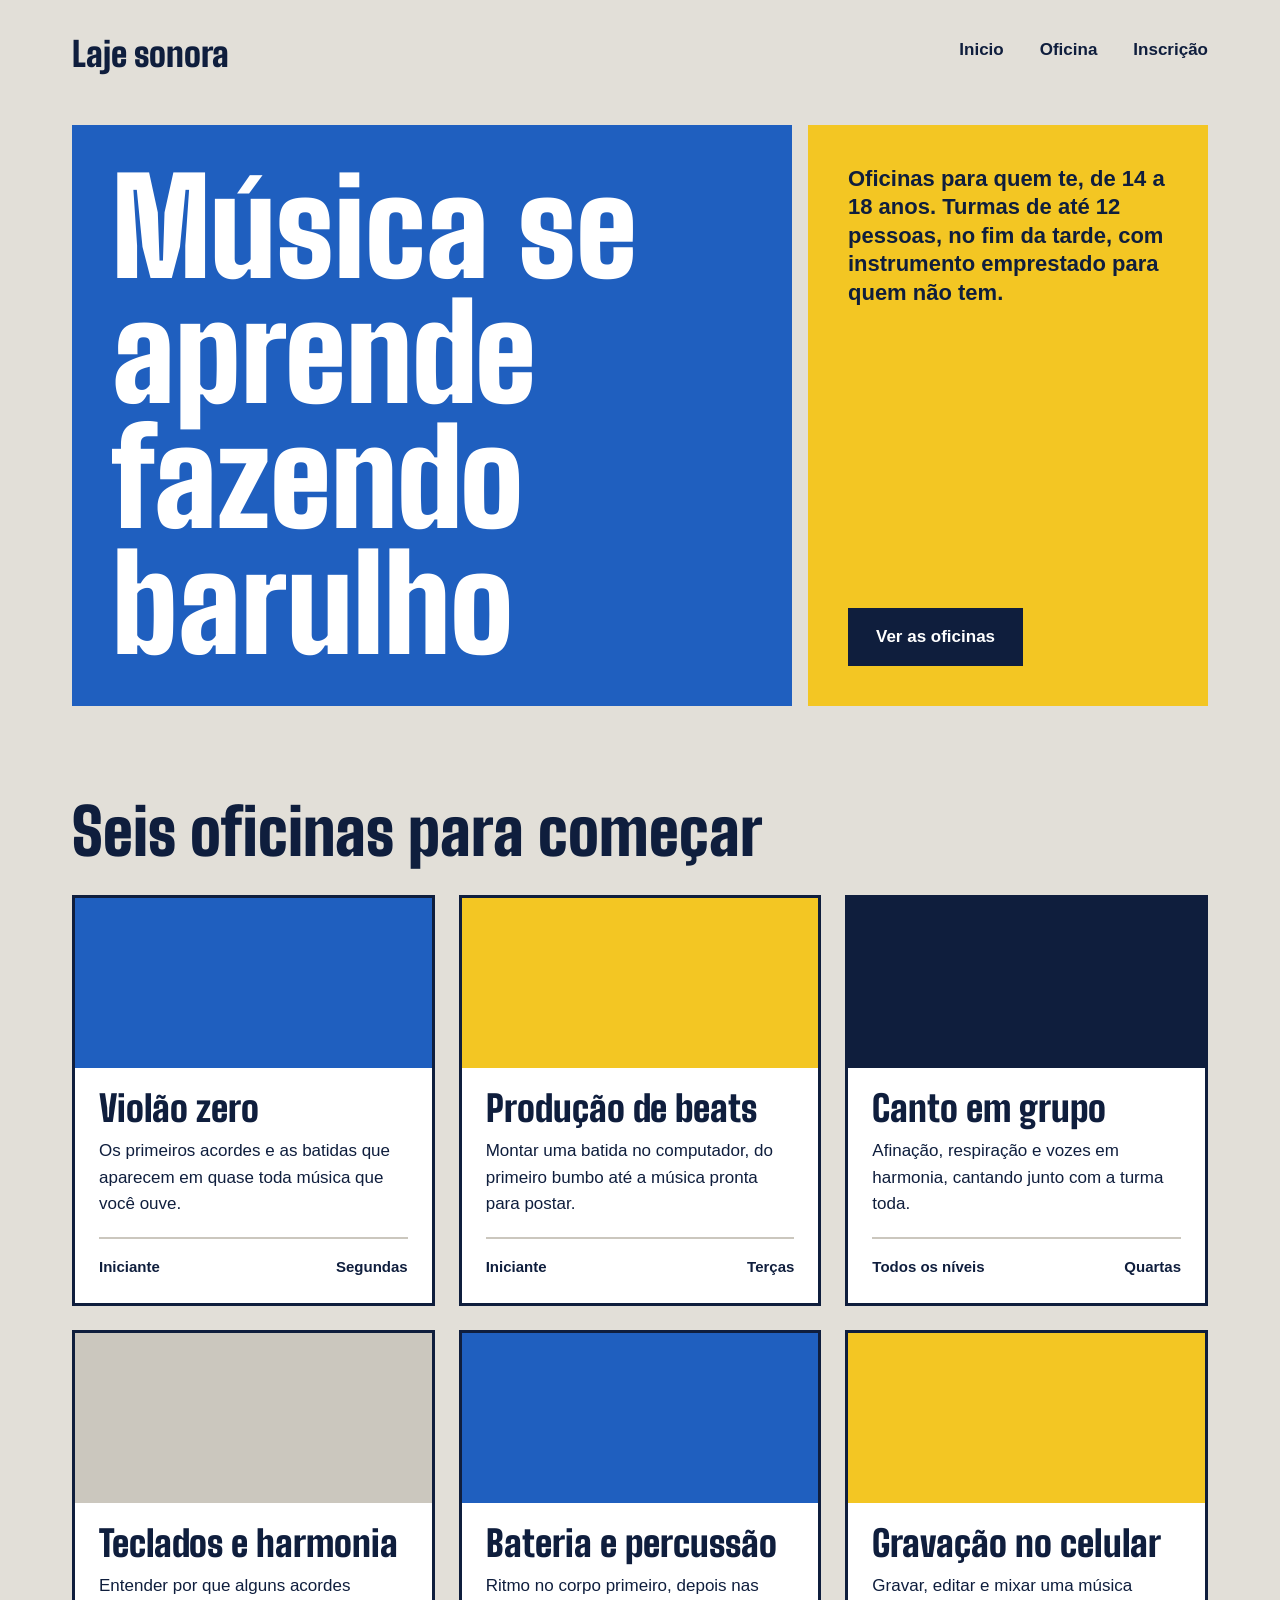
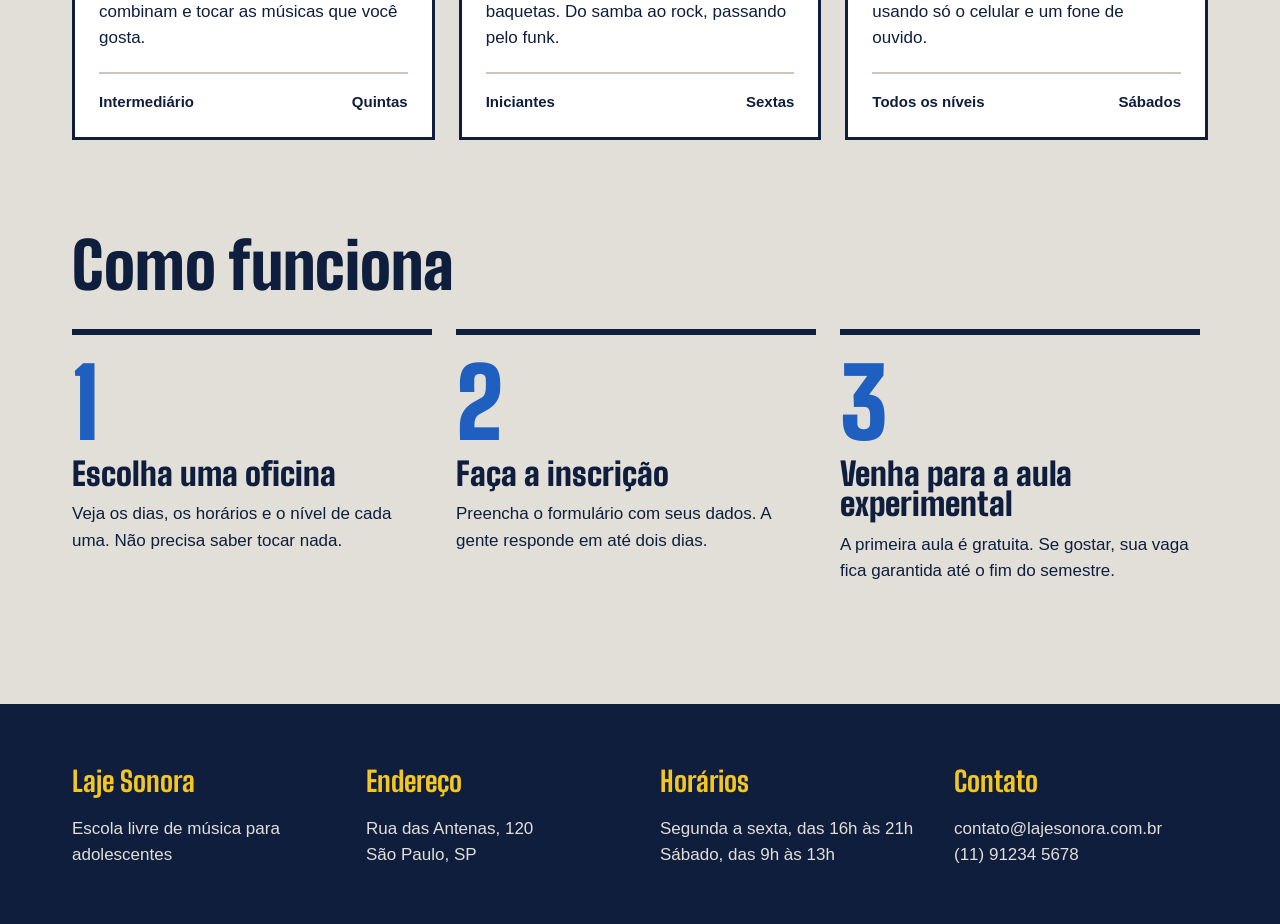
<file: index.html>
<!DOCTYPE html>
<html lang="pt-BR">
<head>
    <meta charset="UTF-8">
    <meta name="viewport" content="width=device-width, initial-scale=1.0">
    <title>Laje sonora | inicio</title>
    <link rel="preconnect" href="https://fonts.googleapis.com">
    <link rel="preconnect" href="https://fonts.gstatic.com" crossorigin>
    <link href="https://fonts.googleapis.com/css2?family=Big+Shoulders:opsz,wght@10..72,100..900&display=swap" rel="stylesheet">
    <link rel="stylesheet" href="index.css">
</head>
<body>
    
    <header class="conteudo topo">
        <a href="index.html" class="logo">Laje sonora</a>

        <nav class="menu">
            <a href="index.html" class="atual">Inicio</a>
            <a href="oficinas.html" class="">Oficina</a>
            <a href="inscricao.html" class="">Inscrição</a>
        </nav>
    </header>

    <main>
        <section class="conteudo cartazes">
            <div class="cartaz cartaz-principal">
                <h1>Música se aprende fazendo barulho</h1>
            </div>
            <div class="cartaz cartaz-lateral">
                <p>Oficinas para quem te, de 14 a 18 anos. Turmas de até 12 pessoas, no fim da tarde, com instrumento emprestado para quem não tem.</p>
                <a href="oficinas.html" class="botao">Ver as oficinas</a>
            </div>
        </section>
        
        <section class="conteudo secao">
            <h2 class="titulo-secao">Seis oficinas para começar</h2>

            <div class="cards">
                <article class="card">
                    <div class="foto foto-azul"></div>

                    <div class="card-texto">
                        <h3>Violão zero</h3>
                        <p>Os primeiros acordes e as batidas que aparecem em quase toda música que você ouve.</p>
                        <div class="card-info">
                            <span>Iniciante</span>
                            <span>Segundas</span>
                        </div>
                    </div>
                </article>
                <article class="card">
                    <div class="foto foto-amarela"></div>

                    <div class="card-texto">
                        <h3>Produção de beats</h3>
                        <p>Montar uma batida no computador, do primeiro bumbo até a música pronta para postar.</p>
                        <div class="card-info">
                            <span>Iniciante</span>
                            <span>Terças</span>
                        </div>
                    </div>
                </article>
                <article class="card">
                    <div class="foto foto-tinta"></div>

                    <div class="card-texto">
                        <h3>Canto em grupo</h3>
                        <p>Afinação, respiração e vozes em harmonia, cantando junto com a turma toda.</p>
                        <div class="card-info">
                            <span>Todos os níveis</span>
                            <span>Quartas</span>
                        </div>
                    </div>
                </article>
                <article class="card">
                    <div class="foto"></div>

                    <div class="card-texto">
                        <h3>Teclados e harmonia</h3>
                        <p>Entender por que alguns acordes combinam e tocar as músicas que você gosta.</p>
                        <div class="card-info">
                            <span>Intermediário</span>
                            <span>Quintas</span>
                        </div>
                    </div>
                </article>
                <article class="card">
                    <div class="foto foto-azul"></div>

                    <div class="card-texto">
                        <h3>Bateria e percussão</h3>
                        <p>Ritmo no corpo primeiro, depois nas baquetas. Do samba ao rock, passando pelo funk.</p>
                        <div class="card-info">
                            <span>Iniciantes</span>
                            <span>Sextas</span>
                        </div>
                    </div>
                </article>
                <article class="card">
                    <div class="foto foto-amarela"></div>

                    <div class="card-texto">
                        <h3>Gravação no celular</h3>
                        <p>Gravar, editar e mixar uma música usando só o celular e um fone de ouvido.</p>
                        <div class="card-info">
                            <span>Todos os níveis</span>
                            <span>Sábados</span>
                        </div>
                    </div>
                </article>
            </div>
        </section>
        <section class="conteudo secao">
            <h2 class="titulo-secao">Como funciona</h2>
            
            <div class="passos">
                <div class="passo">
                    <p class="passo-numero">1</p>
                    <h3>Escolha uma oficina</h3>
                    <p>Veja os dias, os horários e o nível de cada uma. Não precisa saber tocar nada.</p>
                </div>
                <div class="passo">
                    <p class="passo-numero">2</p>
                    <h3>Faça a inscrição</h3>
                    <p>Preencha o formulário com seus dados. A gente responde em até dois dias.</p>
                </div>
                <div class="passo">
                    <p class="passo-numero">3</p>
                    <h3>Venha para a aula experimental</h3>
                    <p>A primeira aula é gratuita. Se gostar, sua vaga fica garantida até o fim do semestre.</p>
                </div>
            </div>
        </section>
    </main>

    <footer class="rodape">
        <div class="conteudo rodape-colunas">
            <div class="rodape-coluna">
                <h4>Laje Sonora</h4>
                <p>Escola livre de música para adolescentes</p>
            </div>
            <div class="rodape-coluna">
                <h4>Endereço</h4>
                <p>Rua das Antenas, 120 <br> São Paulo, SP</p>
            </div>
            <div class="rodape-coluna">
                <h4>Horários</h4>
                <p>Segunda a sexta, das 16h às 21h <br> Sábado, das 9h às 13h</p>
            </div>
            <div class="rodape-coluna">
                <h4>Contato</h4>
                <p>contato@lajesonora.com.br <br> (11) 91234 5678</p>
            </div>
        </div>
    </footer>
</body>
</html>
</file>
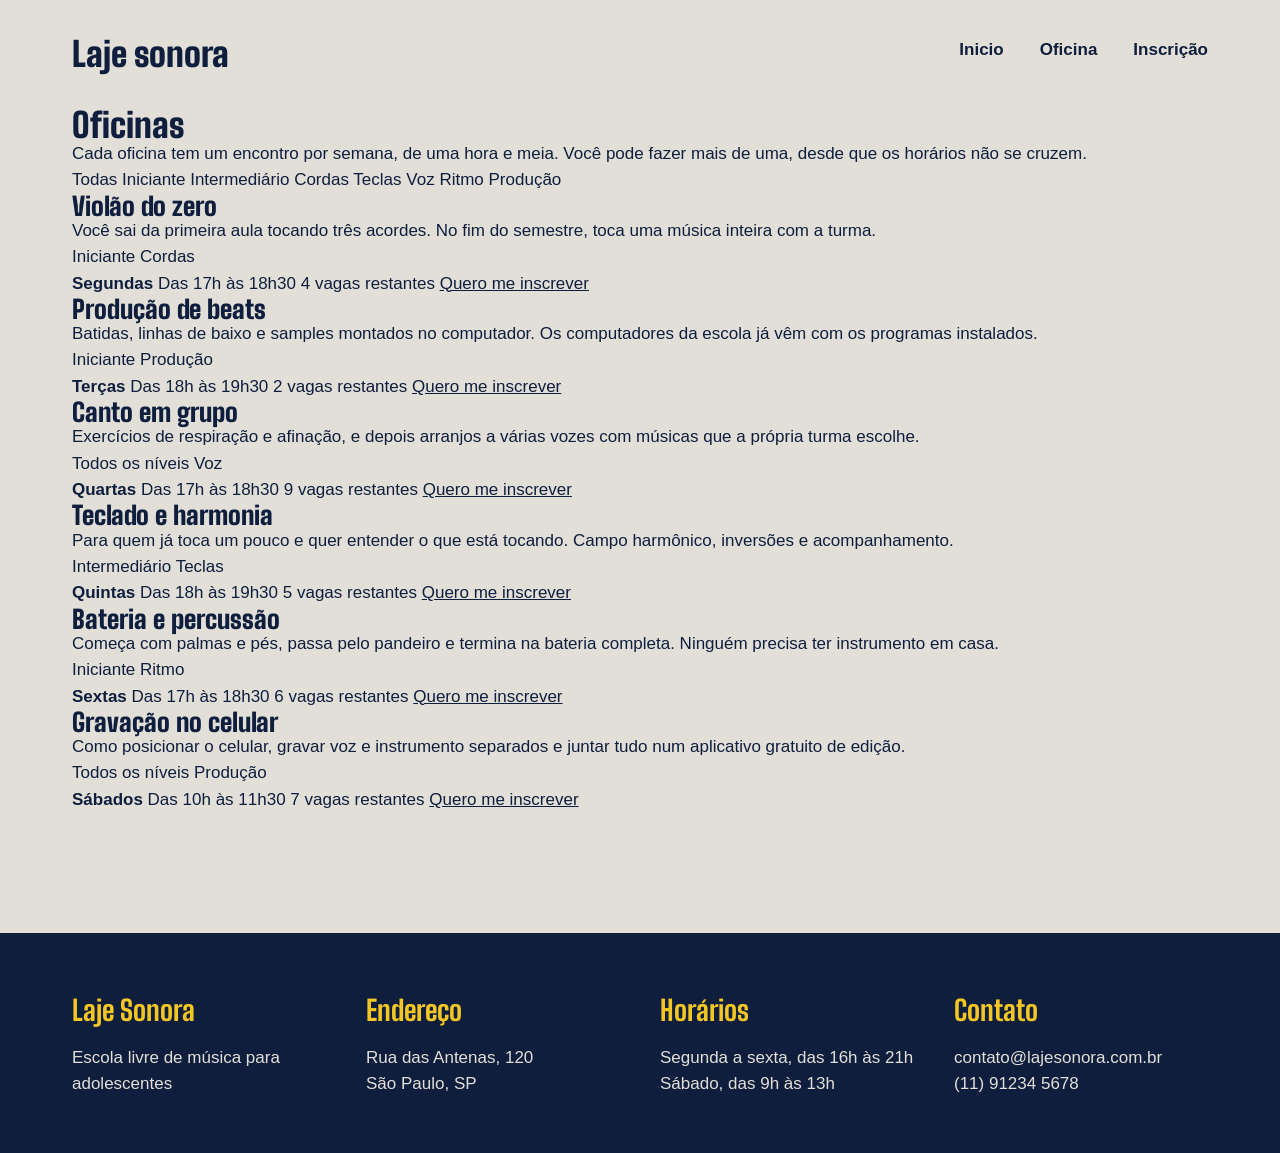
<file: oficinas.html>
<!DOCTYPE html>
<html lang="pt-BR">
<head>
    <meta charset="UTF-8">
    <meta name="viewport" content="width=device-width, initial-scale=1.0">
    <title>Laje sonora | Oficinas</title>
    <link rel="preconnect" href="https://fonts.googleapis.com">
    <link rel="preconnect" href="https://fonts.gstatic.com" crossorigin>
    <link href="https://fonts.googleapis.com/css2?family=Big+Shoulders:opsz,wght@10..72,100..900&display=swap" rel="stylesheet">
    <link rel="stylesheet" href="oficina.css">
</head>
<body>
    
    <header class="conteudo topo">
        <a href="index.html" class="logo">Laje sonora</a>

        <nav class="menu">
            <a href="index.html" class="">Inicio</a>
            <a href="oficinas.html" class="atual">Oficina</a>
            <a href="inscricao.html" class="">Inscrição</a>
        </nav>
    </header>

    <main class="conteudo">
        <h1 class="titulo-pagina">Oficinas</h1>
        <p class="subtitulo-pagina">Cada oficina tem um encontro por semana, de uma hora e meia. Você pode fazer mais de uma, desde que os horários não se cruzem.</p>
        <div class="filtros">
            <span class="filtro ativo">Todas</span>
            <span class="filtro">Iniciante</span>
            <span class="filtro">Intermediário</span>
            <span class="filtro">Cordas</span>
            <span class="filtro">Teclas</span>
            <span class="filtro">Voz</span>
            <span class="filtro">Ritmo</span>
            <span class="filtro">Produção</span>
            <div class="lista">

                <article class="oficina">
                    <div class="foto foto-azul"></div>
                    <div class="oficina-texto">
                        <h2>Violão do zero</h2>
                        <p>Você sai da primeira aula tocando três acordes. No fim do semestre, toca uma música inteira com a turma.</p>
                        <div class="etiquetas">
                            <span class="etiqueta">Iniciante</span>
                            <span class="etiqueta">Cordas</span>
                        </div>
                    </div>
                    <div class="oficina-detalhes">
                        <strong>Segundas</strong>
                        <span>Das 17h às 18h30</span>
                        <span>4 vagas restantes</span>
                        <a href="inscricao.html">Quero me inscrever</a>
                    </div>
                </article>

                <article class="oficina">
                    <div class="foto foto-amarela"></div>
                    <div class="oficina-texto">
                        <h2>Produção de beats</h2>
                        <p>Batidas, linhas de baixo e samples montados no computador. Os computadores da escola já vêm com os programas instalados.</p>
                        <div class="etiquetas">
                            <span class="etiqueta">Iniciante</span>
                            <span class="etiqueta">Produção</span>
                        </div>
                    </div>
                    <div class="oficina-detalhes">
                        <strong>Terças</strong>
                        <span>Das 18h às 19h30</span>
                        <span>2 vagas restantes</span>
                        <a href="inscricao.html">Quero me inscrever</a>
                    </div>
                </article>

                <article class="oficina">
                    <div class="foto foto-tinta"></div>
                    <div class="oficina-texto">
                        <h2>Canto em grupo</h2>
                        <p>Exercícios de respiração e afinação, e depois arranjos a várias vozes com músicas que a própria turma escolhe.</p>
                        <div class="etiquetas">
                            <span class="etiqueta">Todos os níveis</span>
                            <span class="etiqueta">Voz</span>
                        </div>
                    </div>
                    <div class="oficina-detalhes">
                        <strong>Quartas</strong>
                        <span>Das 17h às 18h30</span>
                        <span>9 vagas restantes</span>
                        <a href="inscricao.html">Quero me inscrever</a>
                    </div>
                </article>

                <article class="oficina">
                    <div class="foto"></div>
                    <div class="oficina-texto">
                        <h2>Teclado e harmonia</h2>
                        <p>Para quem já toca um pouco e quer entender o que está tocando. Campo harmônico, inversões e acompanhamento.</p>
                        <div class="etiquetas">
                            <span class="etiqueta">Intermediário</span>
                            <span class="etiqueta">Teclas</span>
                        </div>
                    </div>
                    <div class="oficina-detalhes">
                        <strong>Quintas</strong>
                        <span>Das 18h às 19h30</span>
                        <span>5 vagas restantes</span>
                        <a href="inscricao.html">Quero me inscrever</a>
                    </div>
                </article>

                <article class="oficina">
                    <div class="foto foto-azul"></div>
                    <div class="oficina-texto">
                        <h2>Bateria e percussão</h2>
                        <p>Começa com palmas e pés, passa pelo pandeiro e termina na bateria completa. Ninguém precisa ter instrumento em casa.</p>
                        <div class="etiquetas">
                            <span class="etiqueta">Iniciante</span>
                            <span class="etiqueta">Ritmo</span>
                        </div>
                    </div>
                    <div class="oficina-detalhes">
                        <strong>Sextas</strong>
                        <span>Das 17h às 18h30</span>
                        <span>6 vagas restantes</span>
                        <a href="inscricao.html">Quero me inscrever</a>
                    </div>
                </article>

                <article class="oficina">
                    <div class="foto foto-amarela"></div>
                    <div class="oficina-texto">
                        <h2>Gravação no celular</h2>
                        <p>Como posicionar o celular, gravar voz e instrumento separados e juntar tudo num aplicativo gratuito de edição.</p>
                        <div class="etiquetas">
                            <span class="etiqueta">Todos os níveis</span>
                            <span class="etiqueta">Produção</span>
                        </div>
                    </div>
                    <div class="oficina-detalhes">
                        <strong>Sábados</strong>
                        <span>Das 10h às 11h30</span>
                        <span>7 vagas restantes</span>
                        <a href="inscricao.html">Quero me inscrever</a>
                    </div>
                </article>
            </div>
        </div>
    </main>

    <footer class="rodape">
        <div class="conteudo rodape-colunas">
            <div class="rodape-coluna">
                <h4>Laje Sonora</h4>
                <p>Escola livre de música para adolescentes</p>
            </div>
            <div class="rodape-coluna">
                <h4>Endereço</h4>
                <p>Rua das Antenas, 120 <br> São Paulo, SP</p>
            </div>
            <div class="rodape-coluna">
                <h4>Horários</h4>
                <p>Segunda a sexta, das 16h às 21h <br> Sábado, das 9h às 13h</p>
            </div>
            <div class="rodape-coluna">
                <h4>Contato</h4>
                <p>contato@lajesonora.com.br <br> (11) 91234 5678</p>
            </div>
        </div>
    </footer>
</body>
</html>
</file>
<file: index.css>
* {
    margin: 0;
    padding: 0;
    box-sizing: border-box;
}

:root {
    --concreto: #E2DFD8;
    --concreto-escuro: #CBC7BE;
    --tinta: #0F1E3D;
    --caixa-dagua: #1F5FBF;
    --fita: #F3C623;
    --branco: #FFFFFF;

    --fonte-cartaz: "Big Shoulders", "Arial Narrow", sans-serif;
    --fonte-texto: "Archivo", Arial, sans-serif;
}

body {
    background: var(--concreto);
    color: var(--tinta);
    font-family: var(--fonte-texto);
    font-size: 17px;
    line-height: 1.55;
}

a {
    color: inherit;;
}

h1, h2, h3{
    font-family: var(--fonte-cartaz);
    font-weight: 900;
    line-height: 0.95;
}

.conteudo {
    max-width: 1200px;
    margin-inline: auto;
    padding-inline: 32px;
}


.topo {
    padding-block: 28px;
    display: flex;
    justify-content: space-between;
    align-items: center;
}

.logo {
    font-family: var(--fonte-cartaz);
    font-size: 34px;
    font-weight: 900;
    text-decoration: none;
}

.menu {
    display: flex;
    gap: 36px;
}

.menu a{
    font-weight: 600;
    text-decoration: none;
    padding-bottom: 4px;
    border-bottom: 4px solid transparent;
}

.menu a:hover {
    border-bottom-color: var(--tinta) ;
}

.menu a.atual:hover {
    border-bottom-color: var(--fita);
}

.cartazes {
    margin-top: 16px;
    display: flex;
    gap: 16px;
}

.cartaz {
    padding: 40px;
}

.cartaz-principal {
    background: var(--caixa-dagua);
    color: var(--branco);
    flex: 2;
}

.cartaz-principal h1{
    font-size: 132px;
    width: 9ch;
}

.cartaz-lateral {
    background: var(--fita);
    flex: 1;
    display: flex;
    flex-direction: column;
    justify-content: space-between;
    gap: 32px;
    align-items: flex-start;
}

.cartaz-lateral p {
    font-size: 22px;
    font-weight: 600;
    line-height: 1.3;
}

.botao {
    background: var(--tinta);
    color: var(--branco);
    font-weight: 700;
    text-decoration: none;
    padding: 16px 28px;
    border: none;
    font-family: var(--fonte-texto);
    font-size: 17px;
    cursor: pointer;
}

.botao:hover {
    background: var(--caixa-dagua);
}

.cartaz-lateral {
    align-items: flex-start;
}

.secao {
    margin-top: 96px;
}

.titulo-secao {
    font-size: 64px;
    margin-bottom: 32px;
}

.cards {
    display: flex;
    flex-wrap: wrap;
    gap: 24px;
}

.card {
    background: var(--branco);
    border: 3px solid var(--tinta);
    flex: 1 1 340px;
}

.card .foto {
    height: 170px;
}

.foto {
    background: var(--concreto-escuro);
}

.foto-azul {
    background: var(--caixa-dagua);
}

.foto-amarela {
    background: var(--fita);
}

.foto-tinta {
    background: var(--tinta);
}

.card-texto {
    padding: 24px;
}

.card h3 {
    font-size: 36px;
    margin-bottom: 12px;
}

.card-info {
    margin-top: 20px;
    padding-top: 16px;
    border-top: 2px solid var(--concreto-escuro);
    font-weight: 600;
    font-size: 15px;
    display: flex;
    justify-content: space-between;
}

.passos {
    display: flex;
    flex-wrap: wrap;
    gap: 24px;
}

.passo {
    border-top: 6px solid var(--tinta);
    padding-top: 20px;
    max-width: 360px;
}

.passo-numero {
    font-family: var(--fonte-cartaz);
    font-size: 96px;
    font-weight: 900;
    line-height: 1;
    color: var(--caixa-dagua);
}

.passo h3 {
    font-size: 32px;
    margin-block: 8px 12px ;
}

.rodape {
    margin-top: 120px;
    background: var(--tinta);
    color: var(--concreto);
    padding: 56px 0px;
}

.rodape-colunas {
    display: flex;
    gap: 40px;
}

.rodape-coluna {
    justify-content: space-between;
    min-width: 254px;
}

.rodape h4 {
    font-family: var(--fonte-cartaz);
    font-size: 28px;
    color: var(--fita);
    margin-bottom: 12px;
}
</file>
<file: oficina.css>
* {
    margin: 0;
    padding: 0;
    box-sizing: border-box;
}

:root {
    --concreto: #E2DFD8;
    --concreto-escuro: #CBC7BE;
    --tinta: #0F1E3D;
    --caixa-dagua: #1F5FBF;
    --fita: #F3C623;
    --branco: #FFFFFF;

    --fonte-cartaz: "Big Shoulders", "Arial Narrow", sans-serif;
    --fonte-texto: "Archivo", Arial, sans-serif;
}

body {
    background: var(--concreto);
    color: var(--tinta);
    font-family: var(--fonte-texto);
    font-size: 17px;
    line-height: 1.55;
}

a {
    color: inherit;;
}

h1, h2, h3{
    font-family: var(--fonte-cartaz);
    font-weight: 900;
    line-height: 0.95;
}

.conteudo {
    max-width: 1200px;
    margin-inline: auto;
    padding-inline: 32px;
}

.topo {
    padding-block: 28px;
    display: flex;
    justify-content: space-between;
    align-items: center;
}

.logo {
    font-family: var(--fonte-cartaz);
    font-size: 34px;
    font-weight: 900;
    text-decoration: none;
}

.menu {
    display: flex;
    gap: 36px;
}

.menu a{
    font-weight: 600;
    text-decoration: none;
    padding-bottom: 4px;
    border-bottom: 4px solid transparent;
}

.menu a:hover {
    border-bottom-color: var(--tinta) ;
}

.menu a.atual:hover {
    border-bottom-color: var(--fita);
}

.foto {
    background: var(--concreto-escuro);
}

.foto-azul {
    background: var(--caixa-dagua);
}

.foto-amarela {
    background: var(--fita);
}

.foto-tinta {
    background: var(--tinta);
}

.rodape {
    margin-top: 120px;
    background: var(--tinta);
    color: var(--concreto);
    padding: 56px 0px;
}

.rodape-colunas {
    display: flex;
    gap: 40px;
}

.rodape-coluna {
    justify-content: space-between;
    min-width: 254px;
}

.rodape h4 {
    font-family: var(--fonte-cartaz);
    font-size: 28px;
    color: var(--fita);
    margin-bottom: 12px;
}
</file>
